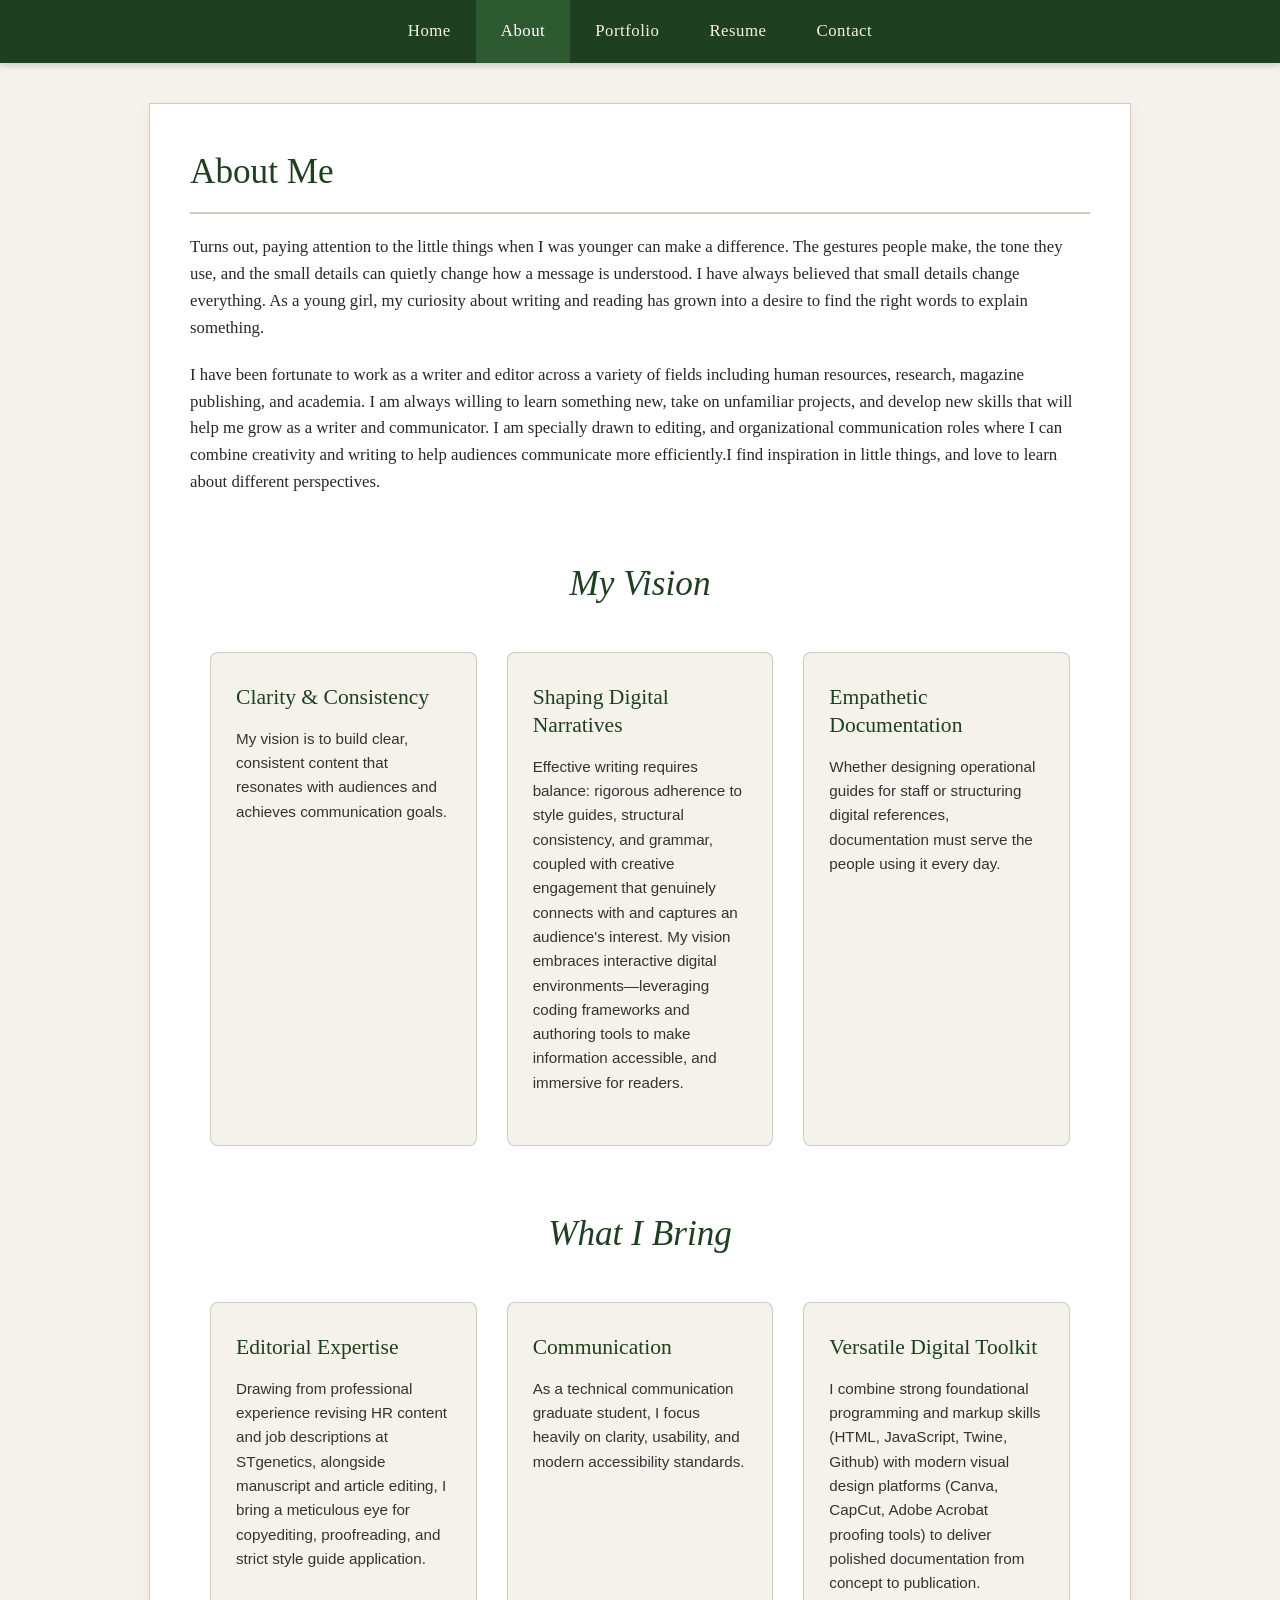
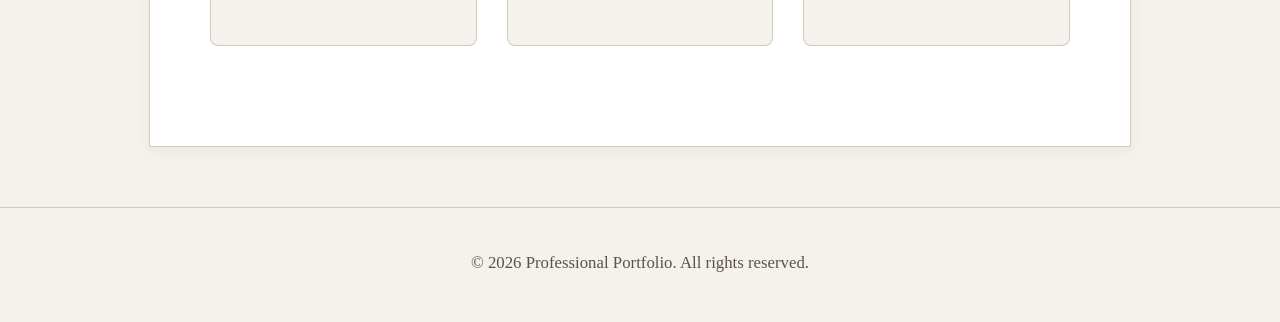
<file: about.html>
<!DOCTYPE html>
<html lang="en">
<head>
    <meta charset="UTF-8">
    <meta name="viewport" content="width=device-width, initial-scale=1.0">
    <title>Portfolio - About</title>
    <link rel="stylesheet" href="stylesheet_for_website.css">
</head>
<body>

   <nav class="navbar">
        <ul class="nav-list">
            <li class="nav-item"><a href="index.html">Home</a></li>
            <li class="nav-item"><a href="about.html"class="active">About</a></li>
            <li class="nav-item dropdown">
                <a href="portfolio.html" class="dropbtn">Portfolio</a>
                <ul class="dropdown-menu">
                    <li><a href="writing-samples.html">Writing Samples</a></li>
                    <li><a href="editorial-work.html">Editorial Work</a></li>
                    <li><a href="digital-work.html">Digital Work</a></li>
                </ul>
            </li>
            <li class="nav-item"><a href="resume.html">Resume</a></li>
            <li class="nav-item"><a href="contact.html">Contact</a></li>
        </ul>
    </nav>

    <main class="container">
        <h1>About Me</h1>
        <p>Turns out, paying attention to the little things when I was younger can make a difference. The 
gestures people make, the tone they use, and the small details can quietly change how a message 
is understood. I have always believed that small details change everything. As a young girl, my 
curiosity about writing and reading has grown into a desire to find the right words to explain 
something.</p>
 <p> I have been fortunate to work as a writer and editor across a variety of fields 
including human resources, research, magazine publishing, and academia. I am always willing to 
learn something new, take on unfamiliar projects, and develop new skills that will help me grow 
as a writer and communicator. I am specially drawn to editing, and organizational 
communication roles where I can combine creativity and writing to help audiences communicate 
more efficiently.I find inspiration in little things, and love to learn about different perspectives. </p>
        
<div class="vision-bring-container">

    <!-- My Vision Section -->
    <h2 class="section-title">My Vision</h2>
    <div class="vision-grid">
        
        <div class="vision-card">
            <h3>Clarity & Consistency</h3>
            <p>My vision is to build clear, consistent content that resonates with audiences and achieves communication goals.</p>
        </div>

        <div class="vision-card">
            <h3>Shaping Digital Narratives</h3>
            <p>Effective writing requires balance: rigorous adherence to style guides, structural consistency, and grammar, coupled with creative engagement that genuinely connects with and captures an audience's interest. My vision embraces interactive digital environments—leveraging coding frameworks and authoring tools to make information accessible, and immersive for readers.</p>
        </div>

        <div class="vision-card">
            <h3>Empathetic Documentation</h3>
            <p>Whether designing operational guides for staff or structuring digital references, documentation must serve the people using it every day. </p>
        </div>

    </div>

    <!-- What I Bring Section -->
    <h2 class="section-title">What I Bring</h2>
    <div class="vision-grid">
        
        <div class="vision-card">
            <h3>Editorial Expertise</h3>
            <p>Drawing from professional experience revising HR content and job descriptions at STgenetics, alongside manuscript and article editing, I bring a meticulous eye for copyediting, proofreading, and strict style guide application.</p>
        </div>

        <div class="vision-card">
            <h3>Communication</h3>
            <p>As a technical communication graduate student, I focus heavily on clarity, usability, and modern accessibility standards.</p>
        </div>

        <div class="vision-card">
            <h3>Versatile Digital Toolkit</h3>
            <p>I combine strong foundational programming and markup skills (HTML, JavaScript, Twine, Github) with modern visual design platforms (Canva, CapCut, Adobe Acrobat proofing tools) to deliver polished documentation from concept to publication.</p>
        </div>

    </div>

</div>
    </main>

    <footer>
      <p>&copy; 2026 Professional Portfolio. All rights reserved.</p>
    </footer>

</body>
</html>
</file>
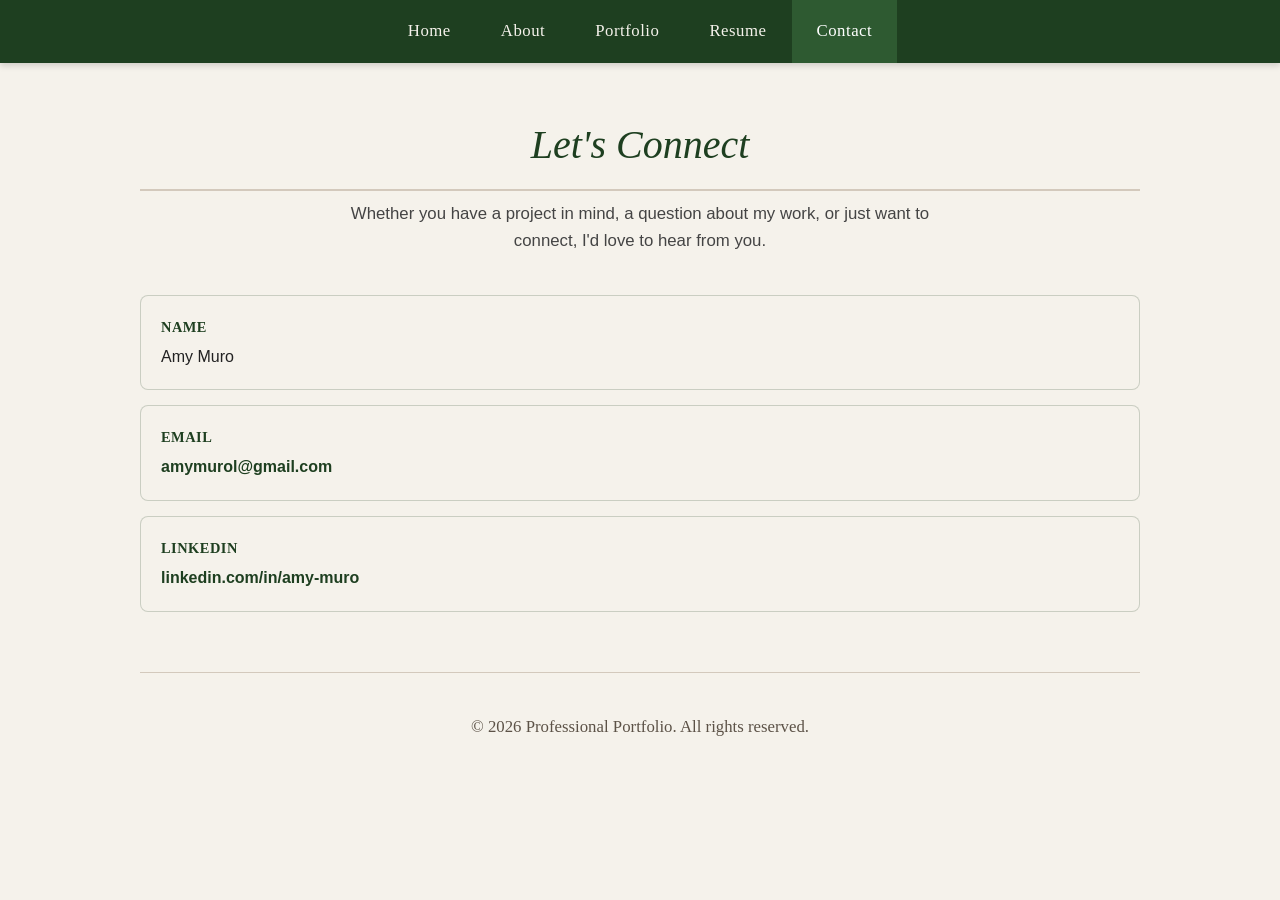
<file: contact.html>
<!DOCTYPE html>
<html lang="en">
<head>
    <meta charset="UTF-8">
    <meta name="viewport" content="width=device-width, initial-scale=1.0">
    <title>Portfolio - Contact</title>
    <link rel="stylesheet" href="stylesheet_for_website.css">
</head>
<body>

 <nav class="navbar">
        <ul class="nav-list">
            <li class="nav-item"><a href="index.html">Home</a></li>
            <li class="nav-item"><a href="about.html">About</a></li>
            <li class="nav-item dropdown">
                <a href="portfolio.html" class="dropbtn">Portfolio</a>
                <ul class="dropdown-menu">
                    <li><a href="writing-samples.html">Writing Samples</a></li>
                    <li><a href="editorial-work.html">Editorial Work</a></li>
                    <li><a href="digital-work.html">Digital Work</a></li>
                </ul>
            </li>
            <li class="nav-item"><a href="resume.html">Resume</a></li>
            <li class="nav-item"><a href="contact.html" class="active">Contact</a></li>
        </ul>
    </nav>

 <main class="contact-container">
    
    <!-- Section Header -->
    <header class="contact-header">
        <h1>Let's Connect</h1>
        <p>Whether you have a project in mind, a question about my work, or just want to connect, I'd love to hear from you.</p>
    </header>

    <div class="contact-grid">
        
        <!-- Left Side: Quick Contact Info Cards -->
        <div class="contact-info">
            
            <div class="info-card">
                <span class="info-label">Name</span>
                <p class="info-detail">Amy Muro</p>
            </div>

            <div class="info-card">
                <span class="info-label">Email</span>
                <p class="info-detail">
                    <a href="mailto:amymurol@gmail.com">amymurol@gmail.com</a>
                </p>
            </div>

            <div class="info-card">
                <span class="info-label">LinkedIn</span>
                <p class="info-detail">
                    <a href="https://www.linkedin.com/in/amy-muro" target="_blank" rel="noopener noreferrer">linkedin.com/in/amy-muro</a>
                </p>
            </div>

        </div>

    <footer>
      <p>&copy; 2026 Professional Portfolio. All rights reserved.</p>
    </footer>

</body>
</html>
</file>
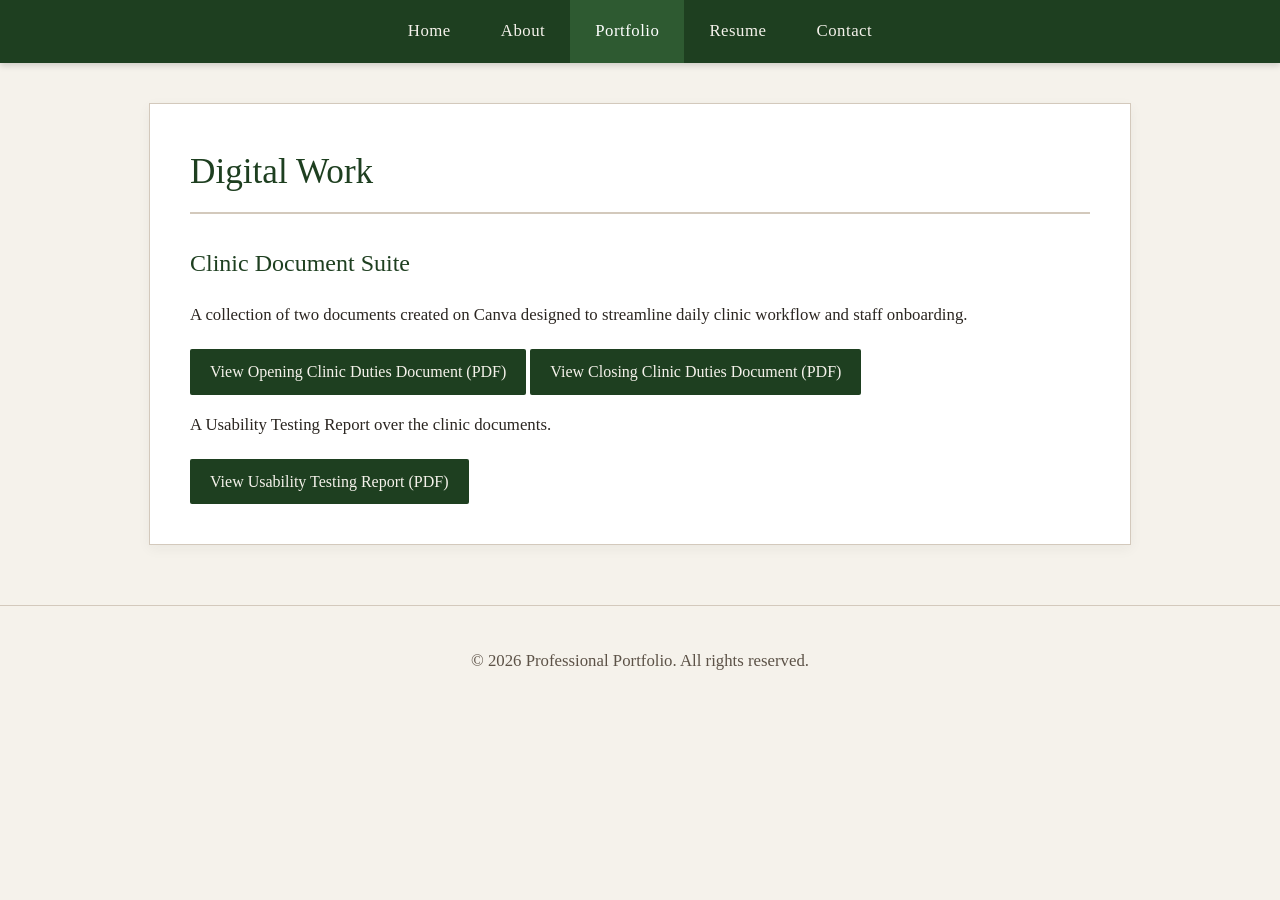
<file: digital-work.html>
<!DOCTYPE html>
<html lang="en">
<head>
    <meta charset="UTF-8">
    <meta name="viewport" content="width=device-width, initial-scale=1.0">
    <title>Portfolio - Digital Work</title>
    <link rel="stylesheet" href="stylesheet_for_website.css">
</head>
<body>

   <nav class="navbar">
        <ul class="nav-list">
            <li class="nav-item"><a href="index.html">Home</a></li>
            <li class="nav-item"><a href="about.html">About</a></li>
            <li class="nav-item dropdown">
                <a href="portfolio.html" class="dropbtn active">Portfolio</a>
                <ul class="dropdown-menu">
                    <li><a href="writing-samples.html">Writing Samples</a></li>
                    <li><a href="editorial-work.html">Editorial Work</a></li>
                    <li><a href="digital-work.html">Digital Work</a></li>
                </ul>
            </li>
            <li class="nav-item"><a href="resume.html">Resume</a></li>
            <li class="nav-item"><a href="contact.html">Contact</a></li>
        </ul>
    </nav>

    <main class="container">
        <h1>Digital Work</h1>
    <h2>Clinic Document Suite</h2>
    <p>A collection of two documents created on Canva designed to streamline daily clinic workflow and staff onboarding.</p>
    <!-- Link that opens the PDF in a new tab -->
    <a href="Opening Clinic Duties PDF.pdf" target="_blank" class="btn-primary">View Opening Clinic Duties Document (PDF)</a>
    <a href="Closing Clinic Duties PDF.pdf" target="_blank" class="btn-primary">View Closing Clinic Duties Document (PDF)</a>
    <p>A Usability Testing Report over the clinic documents.</p>
    <a href="Usability_Testing_Report.pdf" target="_blank" class="btn-primary">View Usability Testing Report (PDF)</a>
    </main>

    <footer>
        <p>&copy; 2026 Professional Portfolio. All rights reserved.</p>
    </footer>

</body>
</html>
</file>
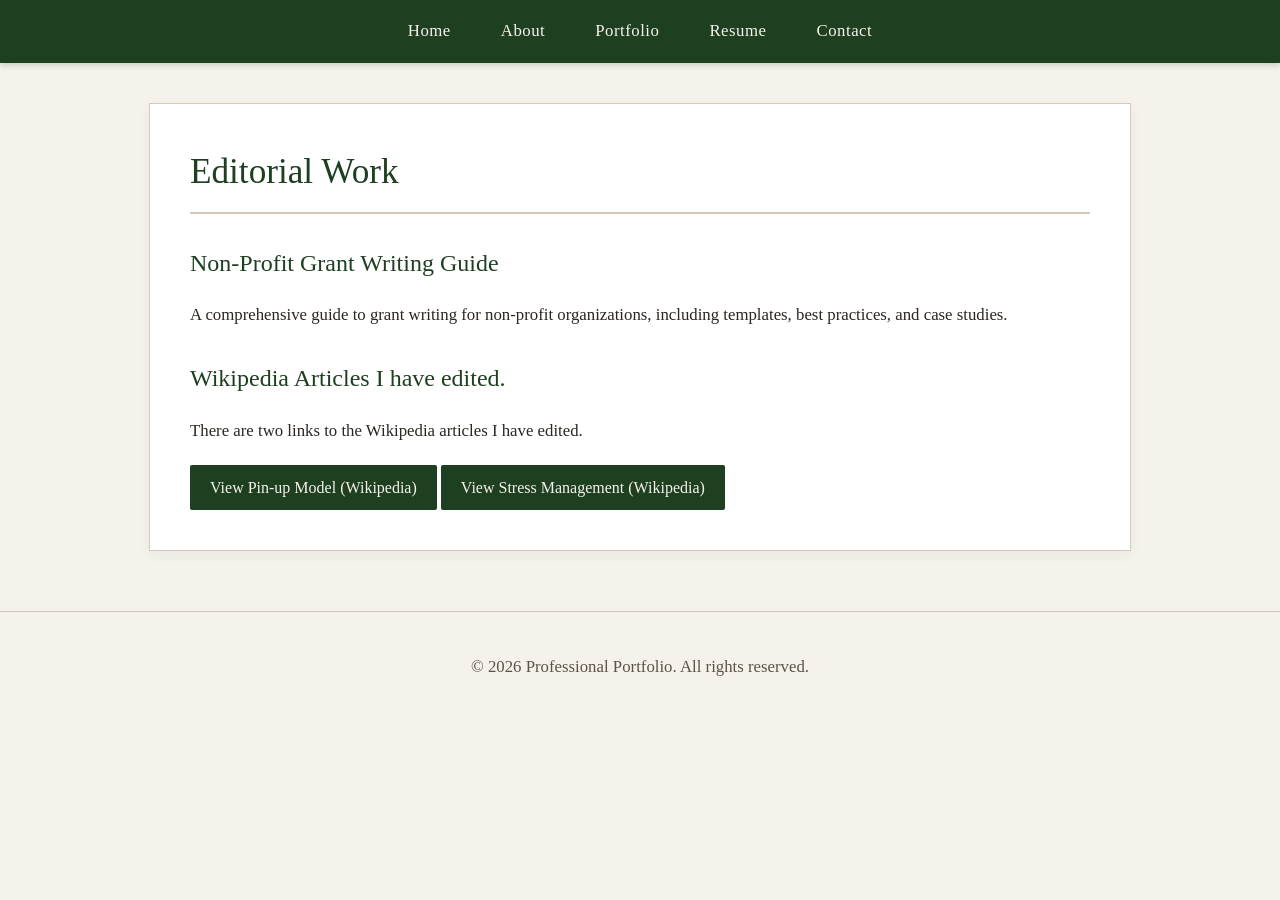
<file: editorial-work.html>
<!DOCTYPE html>
<html lang="en">
<head>
    <meta charset="UTF-8">
    <meta name="viewport" content="width=device-width, initial-scale=1.0">
    <title>Portfolio - Editorial Work</title>
    <link rel="stylesheet" href="stylesheet_for_website.css">
</head>
<body>

    <nav class="navbar">
        <ul class="nav-list">
            <li class="nav-item"><a href="index.html">Home</a></li>
            <li class="nav-item"><a href="about.html">About</a></li>
            <li class="nav-item dropdown">
                <a href="portfolio.html" class="dropbtn">Portfolio</a>
                <ul class="dropdown-menu">
                    <li><a href="writing-samples.html">Writing Samples</a></li>
                    <li><a href="editorial-work.html">Editorial Work</a></li>
                    <li><a href="digital-work.html">Digital Work</a></li>
                </ul>
            </li>
            <li class="nav-item"><a href="resume.html">Resume</a></li>
            <li class="nav-item"><a href="contact.html">Contact</a></li>
        </ul>
    </nav>

    <main class="container">
        <h1>Editorial Work</h1>
        <h2>Non-Profit Grant Writing Guide</h2>
        <p>A comprehensive guide to grant writing for non-profit organizations, including templates, best practices, and case studies.</p>
        <!-- Link that opens the PDF in a new tab -->
        <h2>Wikipedia Articles I have edited.</h2>
    <p>There are two links to the Wikipedia articles I have edited.</p> 
    <!-- Link that opens the PDF in a new tab -->
    <a href="https://en.wikipedia.org/wiki/Pin-up_model" target="_blank" class="btn-primary">View Pin-up Model (Wikipedia)</a>
    <!-- Link that opens the PDF in a new tab -->
    <a href="https://en.wikipedia.org/wiki/Stress_management" target="_blank" class="btn-primary">View Stress Management (Wikipedia)</a>
            
    </main>

    <footer>
        <p>&copy; 2026 Professional Portfolio. All rights reserved.</p>
    </footer>

</body>
</html>
</file>
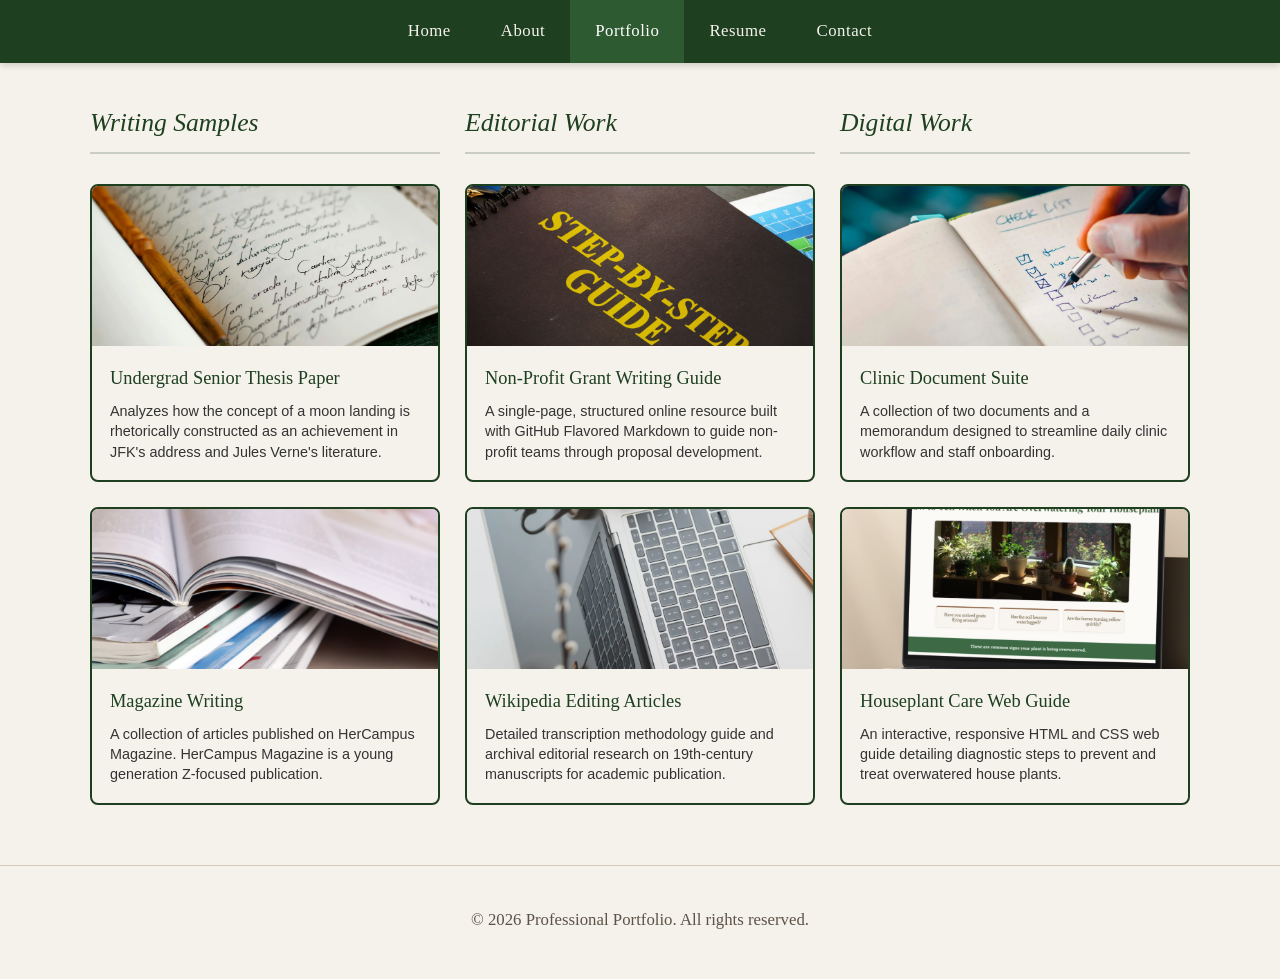
<file: portfolio.html>
<!DOCTYPE html>
<html lang="en">
<head>
    <meta charset="UTF-8">
    <meta name="viewport" content="width=device-width, initial-scale=1.0">
    <title>Portfolio - Overview</title>
    <link rel="stylesheet" href="stylesheet_for_website.css">
</head>
<body>

    <!-- Navigation Bar -->
    <nav class="navbar">
        <ul class="nav-list">
            <li class="nav-item"><a href="index.html">Home</a></li>
            <li class="nav-item"><a href="about.html">About</a></li>
            <li class="nav-item dropdown">
                <a href="portfolio.html" class="dropbtn active">Portfolio</a>
                <ul class="dropdown-menu">
                    <li><a href="writing-samples.html">Writing Samples</a></li>
                    <li><a href="editorial-work.html">Editorial Work</a></li>
                    <li><a href="digital-work.html">Digital Work</a></li>
                </ul>
            </li>
            <li class="nav-item"><a href="resume.html">Resume</a></li>
            <li class="nav-item"><a href="contact.html">Contact</a></li>
        </ul>
    </nav>
<main class="portfolio-wrapper">
    <div class="portfolio-grid">

        <!-- Column 1: Writing Samples (Both cards stacked) -->
        <div class="portfolio-column">
            <h2 class="column-header">Writing Samples</h2>
            
            <a href="writing-samples.html" class="portfolio-card">
                <div class="portfolio-card-img">
                    <img src="Portfolio Card 1.png" alt="Undergrad Senior Thesis Preview">
                </div>
                <div class="portfolio-card-body">
                    <h3>Undergrad Senior Thesis Paper</h3>
                    <p>Analyzes how the concept of a moon landing is rhetorically constructed as an achievement in JFK's address and Jules Verne's literature.</p>
                </div>
            </a>

            <a href="writing-samples.html" class="portfolio-card">
                <div class="portfolio-card-img">
                    <img src="Portfolio Card 2.png" alt="HR Content Preview">
                </div>
                <div class="portfolio-card-body">
                    <h3>Magazine Writing</h3>
                    <p>A collection of articles published on HerCampus Magazine. HerCampus Magazine is a young generation Z-focused publication.</p>
                </div>
            </a>
        </div>

        <!-- Column 2: Editorial Work (Both cards stacked) -->
        <div class="portfolio-column">
            <h2 class="column-header">Editorial Work</h2>

            <a href="editorial-work.html" class="portfolio-card">
                <div class="portfolio-card-img">
                    <img src="Portfolio Card 3.png" alt="Non-Profit Grant Writing Guide Preview">
                </div>
                <div class="portfolio-card-body">
                    <h3>Non-Profit Grant Writing Guide</h3>
                    <p>A single-page, structured online resource built with GitHub Flavored Markdown to guide non-profit teams through proposal development.</p>
                </div>
            </a>

            <a href="editorial-work.html" class="portfolio-card">
                <div class="portfolio-card-img">
                    <img src="Portfolio Card 4.png" alt="Historical Transcription Preview">
                </div>
                <div class="portfolio-card-body">
                    <h3>Wikipedia Editing Articles</h3>
                    <p>Detailed transcription methodology guide and archival editorial research on 19th-century manuscripts for academic publication.</p>
                </div>
            </a>
        </div>

        <!-- Column 3: Digital Work (Both cards stacked) -->
        <div class="portfolio-column">
            <h2 class="column-header">Digital Work</h2>

            <a href="digital-work.html" class="portfolio-card">
                <div class="portfolio-card-img">
                    <img src="Portfolio Card 5.png" alt="Clinic Procedure Suite Preview">
                </div>
                <div class="portfolio-card-body">
                    <h3>Clinic Document Suite</h3>
                    <p>A collection of two documents and a memorandum designed to streamline daily clinic workflow and staff onboarding.</p>
                </div>
            </a>

            <a href="digital-work.html" class="portfolio-card">
                <div class="portfolio-card-img">
                    <img src="Portfolio Card 6.png" alt="Houseplant Care Web Guide Preview">
                </div>
                <div class="portfolio-card-body">
                    <h3>Houseplant Care Web Guide</h3>
                    <p>An interactive, responsive HTML and CSS web guide detailing diagnostic steps to prevent and treat overwatered house plants.</p>
                </div>
            </a>
        </div>

    </div>
</main>

    <!-- Footer / Contact Information -->
    <footer>
      <p>&copy; 2026 Professional Portfolio. All rights reserved.</p>
     
    </footer>

</body>
</html>
</file>
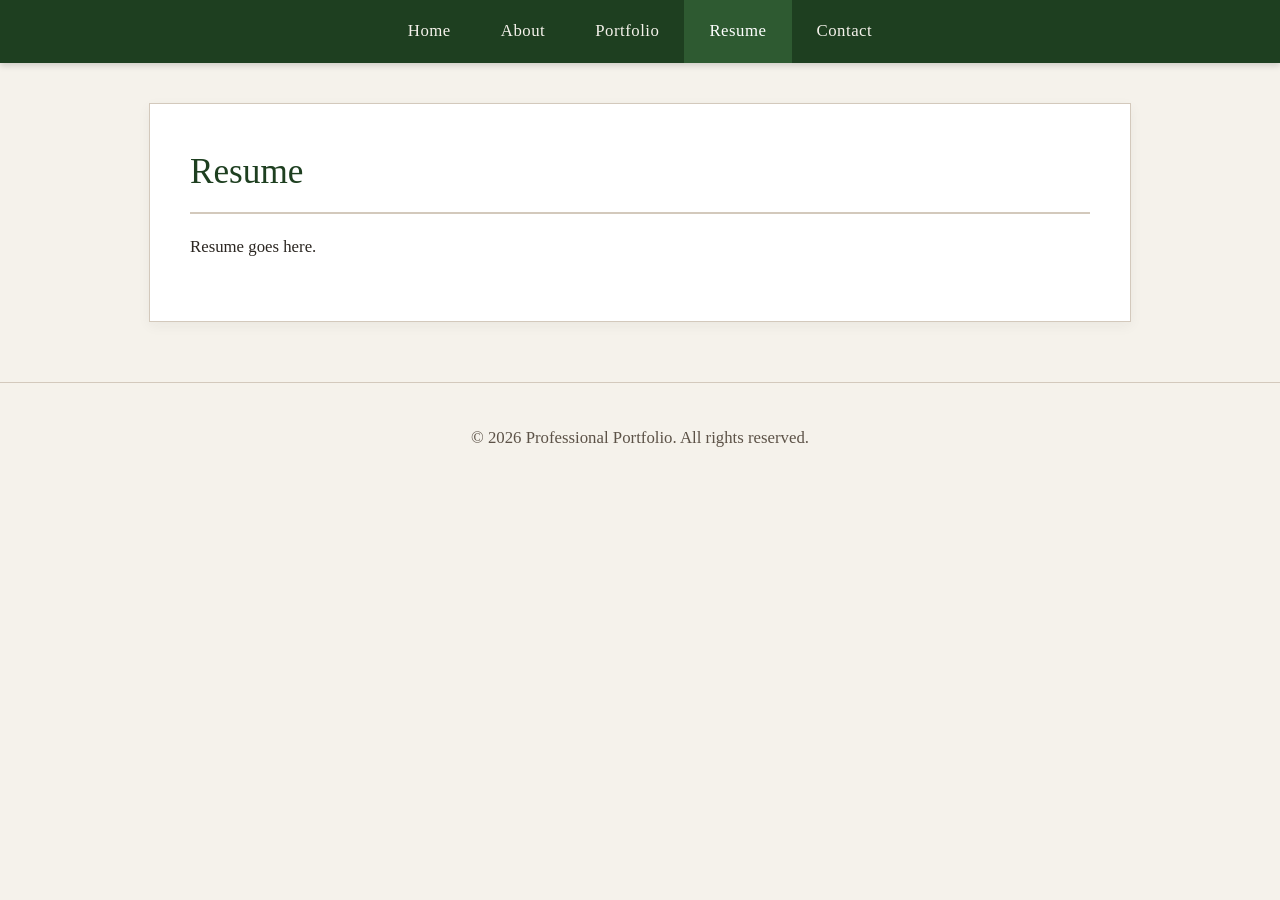
<file: resume.html>
<!DOCTYPE html>
<html lang="en">
<head>
    <meta charset="UTF-8">
    <meta name="viewport" content="width=device-width, initial-scale=1.0">
    <title>Portfolio - Resume</title>
    <link rel="stylesheet" href="stylesheet_for_website.css">
</head>
<body>

 <nav class="navbar">
        <ul class="nav-list">
            <li class="nav-item"><a href="index.html">Home</a></li>
            <li class="nav-item"><a href="about.html">About</a></li>
            <li class="nav-item dropdown">
                <a href="portfolio.html" class="dropbtn">Portfolio</a>
                <ul class="dropdown-menu">
                    <li><a href="writing-samples.html">Writing Samples</a></li>
                    <li><a href="editorial-work.html">Editorial Work</a></li>
                    <li><a href="digital-work.html">Digital Work</a></li>
                </ul>
            </li>
            <li class="nav-item"><a href="resume.html"class="active">Resume</a></li>
            <li class="nav-item"><a href="contact.html">Contact</a></li>
        </ul>
    </nav>

    <main class="container">
        <h1>Resume</h1>
        <p>Resume goes here.</p>
        
    </main>

    <footer>
        <p>&copy; 2026 Professional Portfolio. All rights reserved.</p>
    </footer>

</body>
</html>
</file>
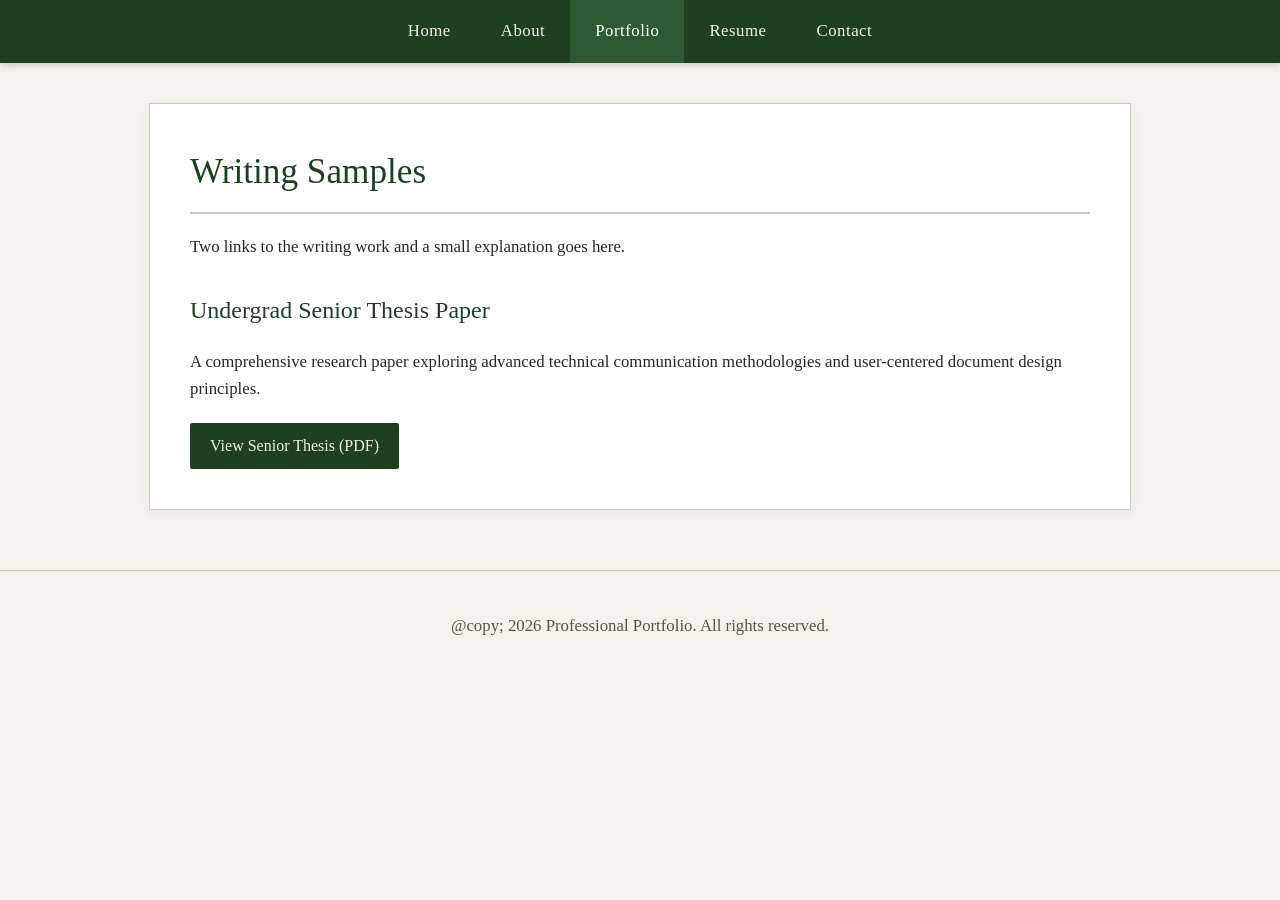
<file: writing-samples.html>
<!DOCTYPE html>
<html lang="en">
<head>
    <meta charset="UTF-8">
    <meta name="viewport" content="width=device-width, initial-scale=1.0">
    <title>Portfolio - Writing Samples</title>
    <link rel="stylesheet" href="stylesheet_for_website.css">
</head>
<body>
 <nav class="navbar">
        <ul class="nav-list">
            <li class="nav-item"><a href="index.html">Home</a></li>
            <li class="nav-item"><a href="about.html">About</a></li>
            <li class="nav-item dropdown">
                <a href="portfolio.html" class="dropbtn active">Portfolio</a>
                <ul class="dropdown-menu">
                    <li><a href="writing-samples.html">Writing Samples</a></li>
                    <li><a href="editorial-work.html">Editorial Work</a></li>
                    <li><a href="digital-work.html">Digital Work</a></li>
                </ul>
            </li>
            <li class="nav-item"><a href="resume.html">Resume</a></li>
            <li class="nav-item"><a href="contact.html">Contact</a></li>
        </ul>
    </nav>

    <main class="container">
        <h1>Writing Samples</h1>
        <p>Two links to the writing work and a small explanation goes here.</p>
        <section class="sample-section">
    <h2>Undergrad Senior Thesis Paper</h2>
    <p>A comprehensive research paper exploring advanced technical communication methodologies and user-centered document design principles.</p>  
    <!-- Link that opens the PDF in a new tab -->
    <a href="senior-thesis-paper.pdf" target="_blank" class="btn-primary">View Senior Thesis (PDF)</a>
</section>
</section>
    </main>

</section>
    <footer>
        <p>@copy; 2026 Professional Portfolio. All rights reserved.</p>
    </footer>

</body>
</html>
</file>
<file: stylesheet_for_website.css>
/* ==========================================
   GLOBAL STYLES & COLOR PALETTE
   ========================================== */
:root {
    --bg-beige: #F5F2EB;          /* Warm background beige */
    --card-bg: #FFFFFF;           /* Clean white for content cards */
    --text-dark: #2B2621;         /* Deep warm brown/black for text */
    --forest-green: #1E3F20;      /* Dark forest green for headers & nav */
    --accent-green: #2E5A31;      /* Hover state green */
    --border-brown: #D3C9BC;      /* Muted brown for borders */
}

body {
    margin: 0;
    font-family: Georgia, 'Times New Roman', Times, serif; /* Formal serif font */
    background-color: var(--bg-beige);
    color: var(--text-dark);
    line-height: 1.6;
}

/* ==========================================
   NAVIGATION BAR STYLING
   ========================================== */
.navbar {
    background-color: var(--forest-green);
    width: 100%;
    box-shadow: 0 3px 6px rgba(0, 0, 0, 0.15);
    position: sticky;
    top: 0;
    z-index: 1000;
}

.nav-list {
    list-style-type: none;
    margin: 0;
    padding: 0;
    display: flex;
    justify-content: center;
}

.nav-item {
    position: relative;
}

.nav-item > a {
    display: block;
    color: var(--bg-beige);
    text-align: center;
    padding: 18px 25px;
    text-decoration: none;
    font-size: 1.05rem;
    letter-spacing: 0.5px;
    transition: background-color 0.3s ease, color 0.3s ease;
}

.nav-item > a:hover, .nav-item > a.active {
    background-color: var(--accent-green);
    color: #FFFFFF;
}

/* Dropdown Menu */
.dropdown-menu {
    display: none;
    position: absolute;
    top: 100%;
    left: 0;
    background-color: var(--forest-green);
    list-style-type: none;
    padding: 0;
    margin: 0;
    min-width: 200px;
    box-shadow: 0px 8px 16px rgba(0, 0, 0, 0.2);
}

.dropdown-menu li a {
    padding: 14px 20px;
    color: var(--bg-beige);
    text-decoration: none;
    display: block;
    text-align: left;
    font-size: 0.95rem;
    border-top: 1px solid rgba(255, 255, 255, 0.1);
}

.dropdown-menu li a:hover {
    background-color: var(--accent-green);
    color: #FFFFFF;
}

.dropdown:hover .dropdown-menu {
    display: block;
}

/* ==========================================
   LAYOUT & CONTENT STYLING
   ========================================== */
.container {
    max-width: 900px;
    margin: 40px auto;
    padding: 40px;
    background-color: var(--card-bg);
    border: 1px solid var(--border-brown);
    box-shadow: 0 4px 12px rgba(43, 38, 33, 0.05);
}

h1, h2, h3 {
    color: var(--forest-green);
    font-weight: normal;
    margin-top: 0;
}

h1 {
    font-size: 2.2rem;
    border-bottom: 2px solid var(--border-brown);
    padding-bottom: 12px;
    margin-bottom: 20px;
}

h2 {
    font-size: 1.5rem;
    margin-top: 30px;
}

p {
    margin-bottom: 20px;
    font-size: 1.05rem;
}

.btn-primary {
    display: inline-block;
    background-color: var(--forest-green);
    color: var(--bg-beige);
    padding: 10px 20px;
    text-decoration: none;
    border-radius: 2px;
    transition: background-color 0.3s ease;
}

.btn-primary:hover {
    background-color: var(--accent-green);
    color: #FFFFFF;
}

footer {
    text-align: center;
    padding: 25px;
    color: #5C5247;
    font-size: 0.9rem;
    border-top: 1px solid var(--border-brown);
    margin-top: 60px;
    .featured-card-body {
    padding: 20px;
    text-align: center;
}

.featured-card-body h3 {
    font-size: 1.1rem;
    color: var(--forest-green);
    margin: 0 0 8px 0;
}

.featured-card-body p {
    margin: 0;
    color: var(--text-dark);
    font-size: 0.9rem; /* Slightly smaller text for descriptions */
    line-height: 1.4;
}
}
/* ==========================================
   WIREFRAME PORTFOLIO GRID STYLING
   ========================================== */
/* Center and constrain the content width */
.portfolio-wrapper {
    max-width: 1100px; /* Adjust width as preferred */
    margin: 40px auto;  /* Centers the whole block on screen */
    padding: 0 20px;
}

/* 3 Equal Columns Grid */
.portfolio-grid {
    display: grid;
    grid-template-columns: repeat(3, 1fr);
    gap: 25px;
    align-items: start;
}

/* Vertical stacking inside each column */
.portfolio-column {
    display: flex;
    flex-direction: column;
    gap: 25px;
}

/* Column Header Styling */
.column-header {
    font-family: 'Playfair Display', Georgia, serif;
    font-size: 1.6rem;
    font-style: italic;
    color: #1E3F20;
    margin: 0 0 5px 0;
    padding-bottom: 8px;
    border-bottom: 2px solid rgba(30, 63, 32, 0.2);
}

/* Card Container */
.portfolio-card {
    display: flex;
    flex-direction: column;
    background-color: #F5F2EB;
    border: 2px solid #1E3F20;
    border-radius: 8px;
    overflow: hidden;
    text-decoration: none;
    transition: transform 0.3s ease, box-shadow 0.3s ease;
}

.portfolio-card:hover {
    transform: translateY(-5px);
    box-shadow: 0 8px 20px rgba(30, 63, 32, 0.2);
}

/* Top Half Image Container */
.portfolio-card-img {
    width: 100%;
    height: 160px; /* Fixed height for top-half image banner */
    overflow: hidden;
    background-color: #e2ded4;
}

.portfolio-card-img img {
    width: 100%;
    height: 100%;
    object-fit: cover;
    display: block;
}

/* Bottom Half Text Container */
.portfolio-card-body {
    padding: 18px;
}

.portfolio-card-body h3 {
    font-family: 'Playfair Display', Georgia, serif;
    font-size: 1.15rem;
    color: #1E3F20;
    margin: 0 0 8px 0;
}

.portfolio-card-body p {
    font-family: 'Quicksand', 'Nunito', sans-serif;
    font-size: 0.9rem;
    color: #333333;
    line-height: 1.4;
    margin: 0;
}

/* Responsive breakpoint for small screens */
@media (max-width: 850px) {
    .portfolio-grid {
        grid-template-columns: 1fr;
    }
}
/* ==========================================
   HOMEPAGE HERO & FEATURED SECTION STYLING
   ========================================== */

.home-container {
    max-width: 1100px;
    margin: 40px auto;
    padding: 20px;
}

.hero-section {
    display: flex;
    justify-content: space-between;
    align-items: flex-start;
    gap: 40px;
    margin-bottom: 60px;
    padding-bottom: 40px;
    border-bottom: 1px solid var(--border-brown);
}

.hero-text {
    flex: 1;
}

.hero-text h1 {
    font-size: 2.5rem;
    margin-bottom: 5px;
    border-bottom: none;
    padding-bottom: 0;
}

.hero-subtitle {
    font-size: 1.1rem;
    color: #5C5247;
    margin-bottom: 20px;
    font-style: italic;
}
.hero-tagline-bubbly {
    color: #000000;
    font-family: 'Quicksand', 'Nunito', sans-serif;
    font-size: 1.15rem;
    font-weight: 600;
    line-height: 1.4;
    margin-top: 5px;   /* <--- This pulls it closer to whatever is above it */
    margin-bottom: 15px;
}
.hero-bio {
    font-size: 1.05rem;
    color: var(--text-dark);
    line-height: 1.6;
}

/* Image of Me Placeholder Box */
.hero-image-box {
    width: 350px;
    height: 220px;
    background-color: #FFFFFF;
    border: 2px solid var(--forest-green);
    display: flex;
    align-items: center;
    justify-content: center;
    text-align: center;
    border-radius: 4px;
    box-shadow: 0 4px 8px rgba(30, 63, 32, 0.05);
    flex-shrink: 0;
}

.hero-image-box span {
    font-size: 1.2rem;
    color: var(--forest-green);
}
.hero-cta-banner {
    display: inline-block;
    margin-top: 25px;
    padding: 20px 28px;
    background-color: #F5F2EB; /* Beige background */
    border: 2px solid #1E3F20; /* Forest green border */
    border-radius: 8px;
    text-decoration: none;
    transition: all 0.3s ease;
}

/* Big, beautiful editorial text */
.hero-cta-banner span {
    display: block;
    font-family: 'Playfair Display', Georgia, serif; /* Editorial serif font */
    font-size: 1.4rem; /* Makes it nice and large */
    font-weight: 600;
    font-style: italic; /* Optional: gives it that gorgeous slanted editorial look */
    color: #1E3F20;
    text-align: center;
    line-height: 1.4;
}

/* Hover effect */
.hero-cta-banner:hover {
    background-color: #1E3F20;
    transform: translateY(-3px);
    box-shadow: 0 6px 15px rgba(30, 63, 32, 0.2);
}

.hero-cta-banner:hover span {
    color: #F5F2EB; /* Text turns beige on hover */
}
/* Featured Work Section */
.featured-heading {
    font-size: 1.5rem;
    color: var(--forest-green);
    margin-bottom: 25px;
}

.featured-grid {
    display: grid;
    grid-template-columns: repeat(3, 1fr);
    gap: 30px;
}

/* Ensure the card keeps its content neatly stacked */
.featured-card {
    display: flex;
    flex-direction: column;
    background-color: #F5F2EB;
    border: 2px solid #1E3F20;
    border-radius: 8px;
    overflow: hidden; /* Keeps everything neatly inside the rounded corners */
    text-decoration: none;
    transition: transform 0.3s ease, box-shadow 0.3s ease;
}

.featured-card:hover {
    transform: translateY(-5px);
    box-shadow: 0 8px 20px rgba(30, 63, 32, 0.2);
}

/* Restrict the image container to the top half with a fixed height */
.featured-card-img {
    width: 100%;
    height: 180px; /* Adjust this height if you want it taller or shorter */
    overflow: hidden;
}

.featured-card-img img {
    width: 100%;
    height: 100%;
    object-fit: cover; /* Crops the image nicely to fit the top box */
    display: block;
}

/* Padding for the text section at the bottom */
.featured-card-body {
    padding: 20px;
}

.featured-card-body h3 {
    font-family: 'Playfair Display', Georgia, serif;
    font-size: 1.25rem;
    color: #1E3F20;
    margin-bottom: 10px;
}

.featured-card-body p {
    font-family: 'Quicksand', 'Nunito', sans-serif;
    font-size: 0.95rem;
    color: #333333;
    line-height: 1.5;
}

/* --- ABOUT ME PAGE SECTION --- */
.vision-bring-container {
    max-width: 1100px;
    margin: 60px auto;
    padding: 0 20px;
}

.section-title {
    font-family: 'Playfair Display', Georgia, serif;
    font-size: 2.2rem;
    color: #1E3F20;
    text-align: center;
    margin-bottom: 40px;
    font-style: italic;
}

/* 3-Column Grid Layout */
.vision-grid {
    display: grid;
    grid-template-columns: repeat(3, 1fr);
    gap: 30px;
    margin-bottom: 60px;
}

/* Individual Grid Cards */
.vision-card {
    background-color: #F5F2EB; /* Soft beige */
    border: 1px solid rgba(30, 63, 32, 0.2); /* Subtle forest green border */
    border-radius: 8px;
    padding: 30px 25px;
    transition: transform 0.3s ease, box-shadow 0.3s ease;
}

.vision-card:hover {
    transform: translateY(-5px);
    box-shadow: 0 8px 20px rgba(30, 63, 32, 0.1);
}

.vision-card h3 {
    font-family: 'Playfair Display', Georgia, serif;
    font-size: 1.35rem;
    color: #1E3F20;
    margin-bottom: 15px;
    line-height: 1.3;
}

.vision-card p {
    font-family: 'Quicksand', 'Nunito', sans-serif;
    font-size: 0.95rem;
    color: #333333;
    line-height: 1.6;
}

/* Responsive adjustment for smaller screens */
@media (max-width: 768px) {
    .vision-grid {
        grid-template-columns: 1fr;
    }
}

/* --- Contact Page Styles --- */
.contact-container {
    max-width: 1000px;
    margin: 50px auto;
    padding: 0 20px;
}

.contact-header {
    text-align: center;
    margin-bottom: 40px;
}

.contact-header h1 {
    font-family: 'Playfair Display', Georgia, serif;
    font-size: 2.5rem;
    color: #1E3F20;
    margin-bottom: 10px;
    font-style: italic;
}

.contact-header p {
    font-family: 'Quicksand', 'Nunito', sans-serif;
    font-size: 1.05rem;
    color: #444444;
    max-width: 600px;
    margin: 0 auto;
}

/* Info Cards Styling */
.contact-info {
    display: flex;
    flex-direction: column;
    gap: 15px;
}

.info-card {
    background-color: #F5F2EB;
    border: 1px solid rgba(30, 63, 32, 0.2);
    border-radius: 8px;
    padding: 20px;
}

.info-label {
    display: block;
    font-family: 'Playfair Display', Georgia, serif;
    font-size: 0.9rem;
    font-weight: 700;
    color: #1E3F20;
    text-transform: uppercase;
    letter-spacing: 0.5px;
    margin-bottom: 5px;
}

.info-detail {
    font-family: 'Quicksand', 'Nunito', sans-serif;
    font-size: 1rem;
    color: #222222;
    margin: 0;
}

.info-detail a {
    color: #1E3F20;
    text-decoration: none;
    font-weight: 600;
    transition: color 0.2s ease;
}

.info-detail a:hover {
    text-decoration: underline;
}

/* Form Styling */
.contact-form {
    background-color: #F5F2EB;
    border: 2px solid #1E3F20;
    border-radius: 8px;
    padding: 30px;
    display: flex;
    flex-direction: column;
    gap: 20px;
}

.form-group {
    display: flex;
    flex-direction: column;
    gap: 8px;
}

.form-group label {
    font-family: 'Quicksand', 'Nunito', sans-serif;
    font-size: 0.95rem;
    font-weight: 700;
    color: #1E3F20;
}

.form-group input,
.form-group textarea {
    width: 100%;
    padding: 12px 15px;
    border: 1px solid rgba(30, 63, 32, 0.3);
    border-radius: 6px;
    background-color: #FFFFFF;
    font-family: 'Quicksand', 'Nunito', sans-serif;
    font-size: 0.95rem;
    color: #333333;
    transition: border-color 0.2s ease, box-shadow 0.2s ease;
}

/* Focus state for accessibility */
.form-group input:focus,
.form-group textarea:focus {
    outline: none;
    border-color: #1E3F20;
    box-shadow: 0 0 0 3px rgba(30, 63, 32, 0.15);
}
</file>
